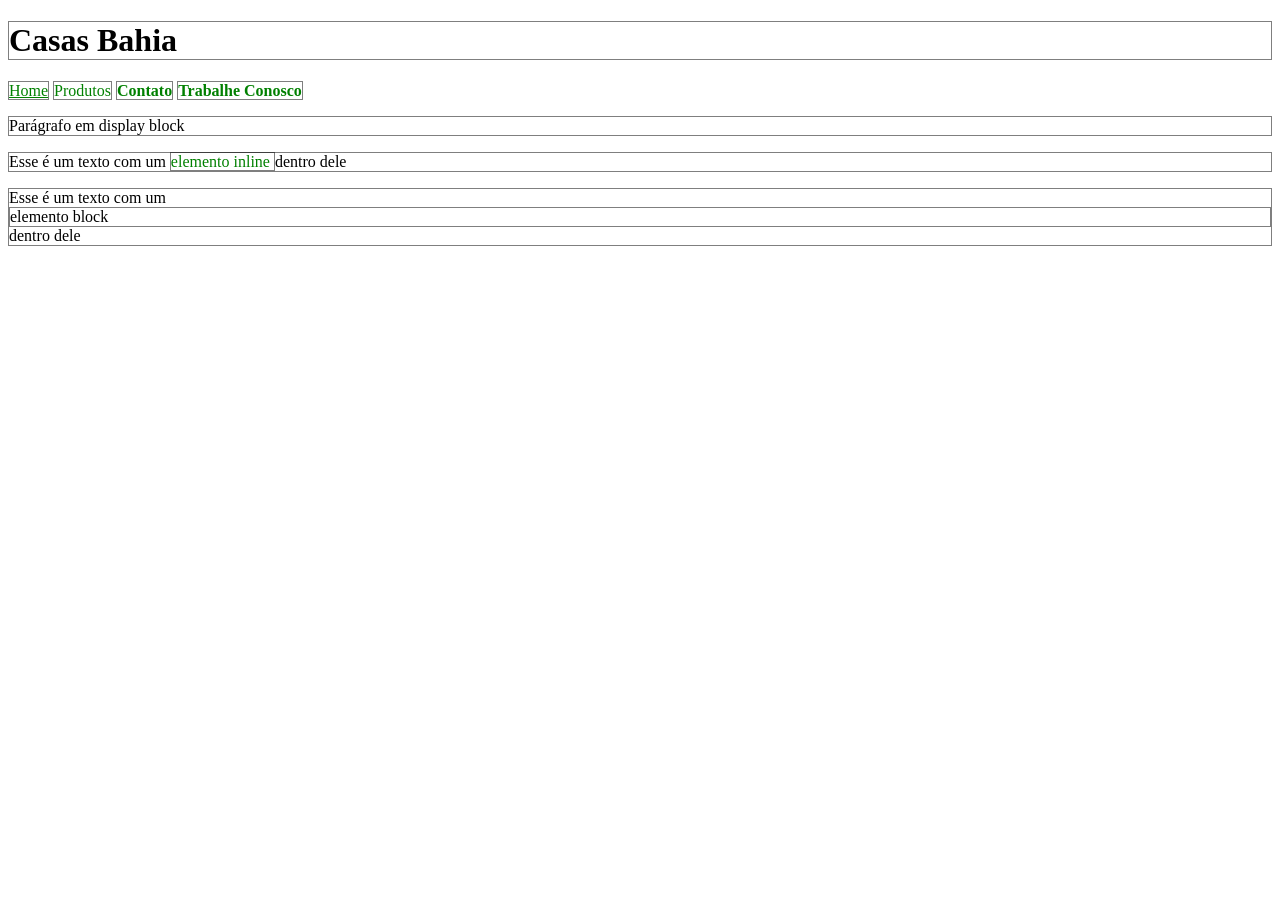
<file: HTML/index.html>
<!DOCTYPE html>
<html lang="pt-br">
<head>
    <meta charset="UTF-8">
    <meta name="viewport" content="width=device-width, initial-scale=1.0">
    <link rel="stylesheet" href="style.css">
    <title>Document</title>
</head>
<body>
    <h1>Casas Bahia</h1>
    <a href="">Home</a> 
    <span>Produtos</span>
    <strong>Contato</strong>
    <strong>Trabalhe Conosco</strong>

<p>Parágrafo em display block</p>
<p>Esse é um texto com um <span>elemento inline </span>dentro dele</p>
<div>Esse é um texto com um<div>elemento block</div>dentro dele</div>

</body>
</html>
</file>
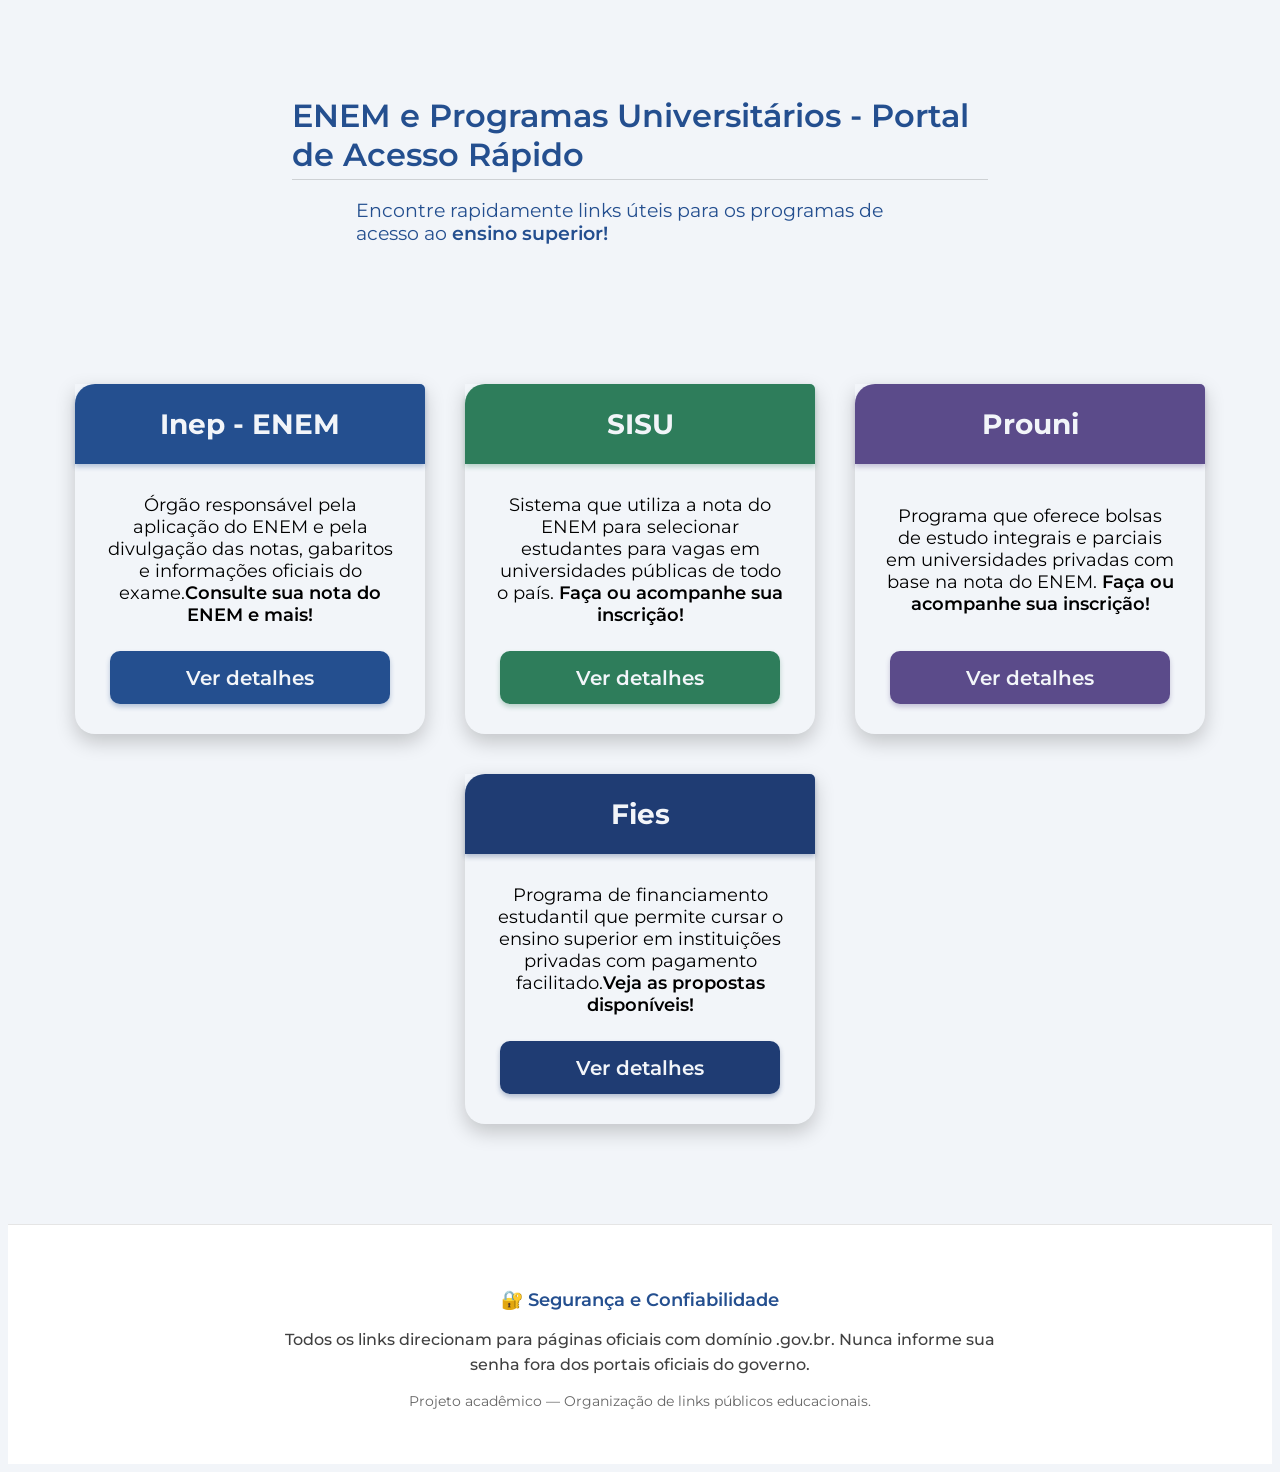
<file: HTML/Portal .gov/index.html>
<!DOCTYPE html>
<html lang="pt-BR">
<head>
	<meta charset="UTF-8">
	<meta name="viewport" content="width=device-width, initial-scale=1.0">
	<link rel="stylesheet" href="style.css">
	<link rel="preconnect" href="https://fonts.googleapis.com">
	<link rel="preconnect" href="https://fonts.gstatic.com" crossorigin>
	<link href="https://fonts.googleapis.com/css2?family=Montserrat:ital,wght@0,100..900;1,100..900&display=swap" rel="stylesheet">
	<title>Portal de Acesso Rápido</title>
</head>
<body>
	<div class="header">
		<h1> ENEM e Programas Universitários - Portal de Acesso Rápido</h1>
	</div>
	<div class="subheader">
		<h3> Encontre rapidamente links úteis para os programas de acesso ao <span>ensino superior!</span></h3>
	</div>

	<div class="divcards"> 
		<div class="cards" ><h2 id="inep">Inep - ENEM</h2> 
			<p>Órgão responsável pela aplicação do ENEM e pela divulgação das notas, gabaritos e informações oficiais do exame.<span>Consulte sua nota do ENEM e mais!</span></p>
			<a class="detalhes" id="butinep" href="inep.html">Ver detalhes</a>
		</div>

		<div class="cards" ><h2 id="sisu">SISU</h2>
			<p>Sistema que utiliza a nota do ENEM para selecionar estudantes para vagas em universidades públicas de todo o país. <span>Faça ou acompanhe sua inscrição!</span></p>
			<a class="detalhes" id="butsisu" href="sisu.html">Ver detalhes</a>
		</div>

		<div class="cards" ><h2 id="prouni">Prouni</h2>	
			<p>Programa que oferece bolsas de estudo integrais e parciais em universidades privadas com base na nota do ENEM. <span>Faça ou acompanhe sua inscrição!</span></p>
			<a class="detalhes" id="butprouni" href="prouni.html">Ver detalhes</a>
		</div>

		<div class="cards" ><h2 id="fies">Fies</h2>
			<p>Programa de financiamento estudantil que permite cursar o ensino superior em instituições privadas com pagamento facilitado.<span>Veja as propostas disponíveis!</span></p>
			<a class="detalhes" id="butfies" href="fies.html">Ver detalhes</a>
		</div>
	</div>

	<footer class="footer">
  <div class="footer-container">
    <h4 class="footer-title">🔐 Segurança e Confiabilidade</h4>
    <p class="footer-text">
      Todos os links direcionam para páginas oficiais com domínio .gov.br.
      Nunca informe sua senha fora dos portais oficiais do governo.
    </p>
    <p class="footer-copy">
      Projeto acadêmico — Organização de links públicos educacionais.
    </p>
  </div>
</footer>
</body>
</html>
</file>
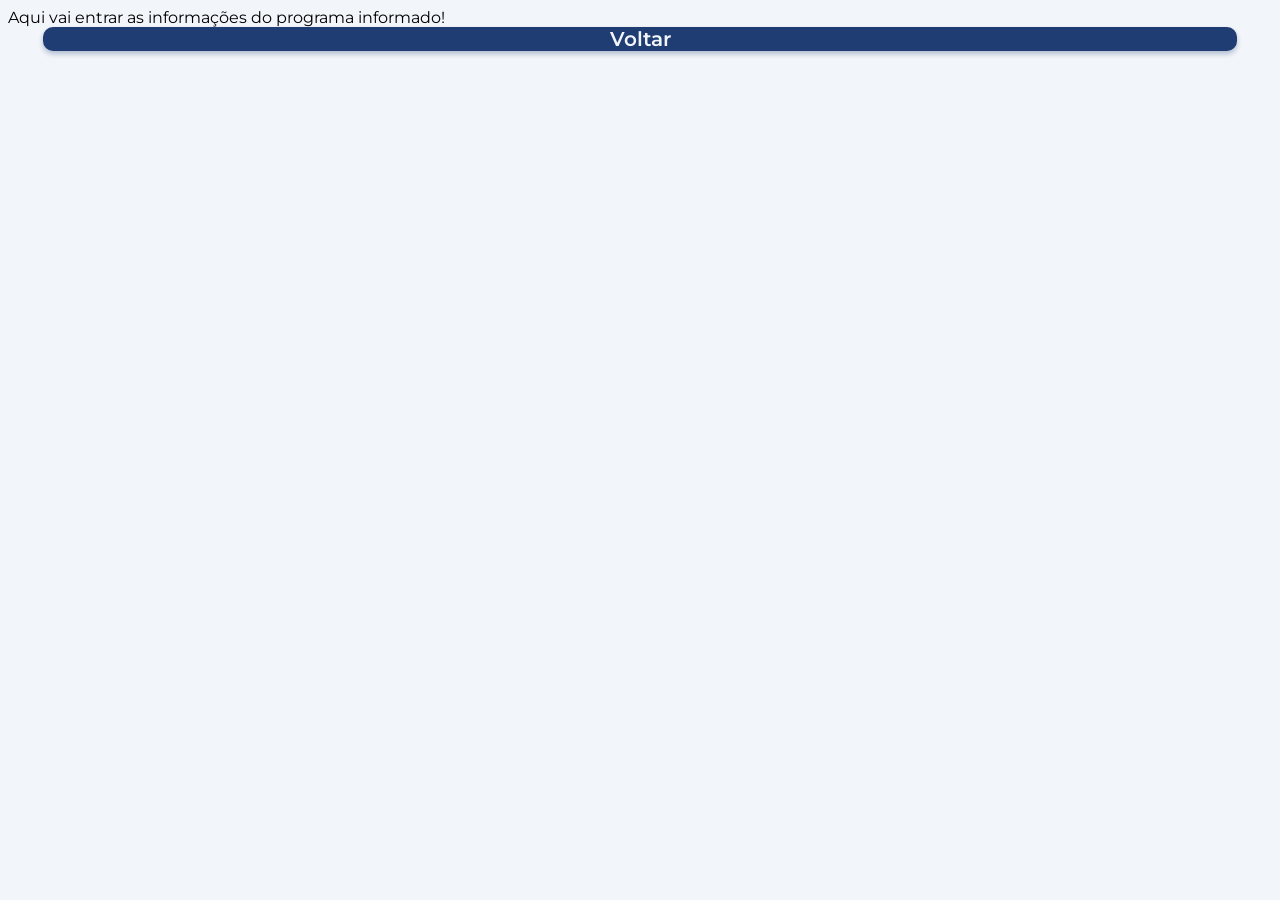
<file: HTML/Portal .gov/fies.html>
<!DOCTYPE html>
<html lang="en">
<head>
    <meta charset="UTF-8">
	<meta name="viewport" content="width=device-width, initial-scale=1.0">
	<link rel="stylesheet" href="style.css">
	<link rel="preconnect" href="https://fonts.googleapis.com">
	<link rel="preconnect" href="https://fonts.gstatic.com" crossorigin>
	<link href="https://fonts.googleapis.com/css2?family=Montserrat:ital,wght@0,100..900;1,100..900&display=swap" rel="stylesheet">
    <title>Fies</title>
</head>
<body>
    Aqui vai entrar as informações do programa informado!
    <a class="detalhes" id="butfies" href="index.html">Voltar</a>
</body>
</html>
</file>
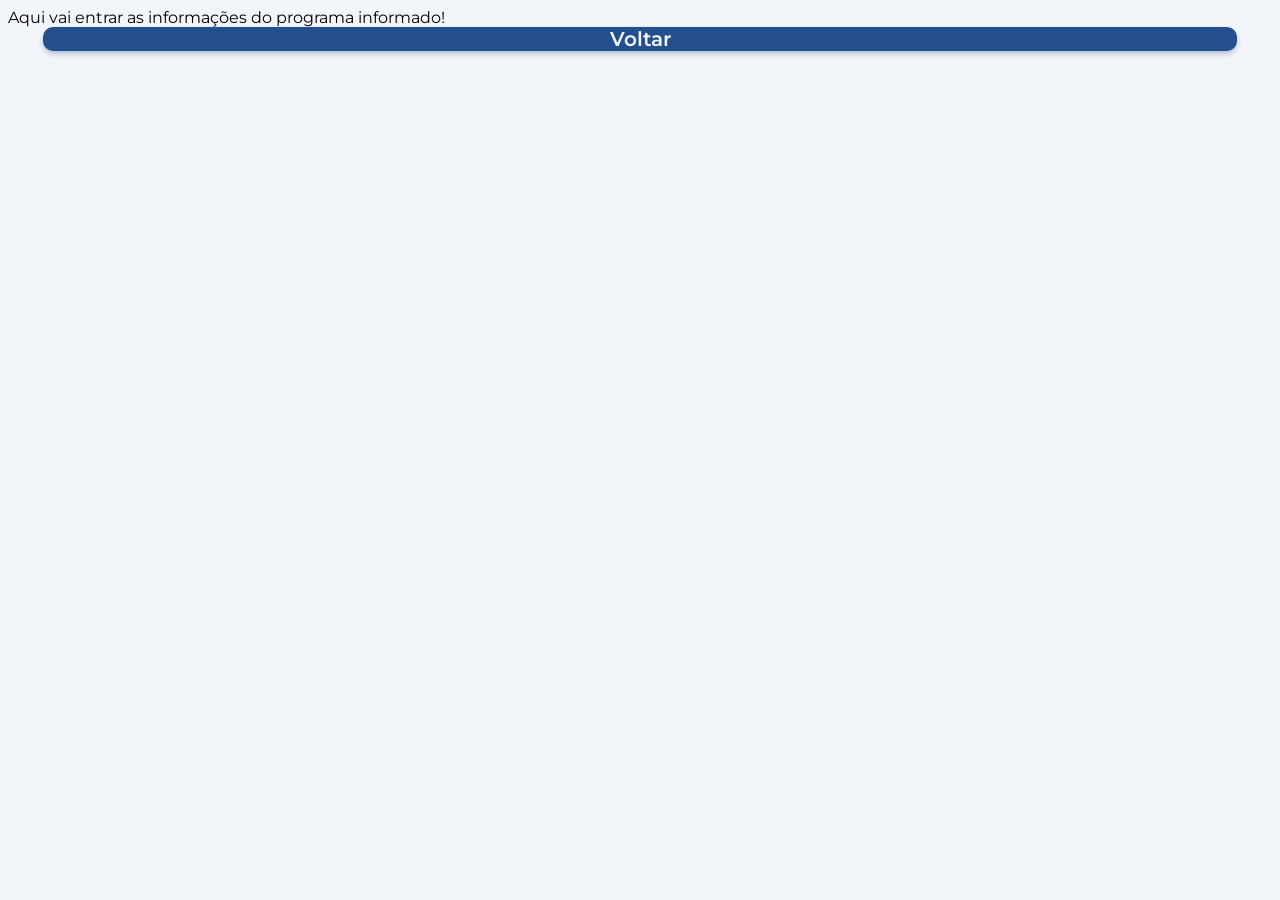
<file: HTML/Portal .gov/inep.html>
<!DOCTYPE html>
<html lang="en">
<head>
    <meta charset="UTF-8">
	<meta name="viewport" content="width=device-width, initial-scale=1.0">
	<link rel="stylesheet" href="style.css">
	<link rel="preconnect" href="https://fonts.googleapis.com">
	<link rel="preconnect" href="https://fonts.gstatic.com" crossorigin>
	<link href="https://fonts.googleapis.com/css2?family=Montserrat:ital,wght@0,100..900;1,100..900&display=swap" rel="stylesheet">
    <title>Inep - ENEM</title>
</head>
<body>
    Aqui vai entrar as informações do programa informado!
    <a class="detalhes" id="butinep" href="index.html">Voltar</a>
</body>
</html>
</file>
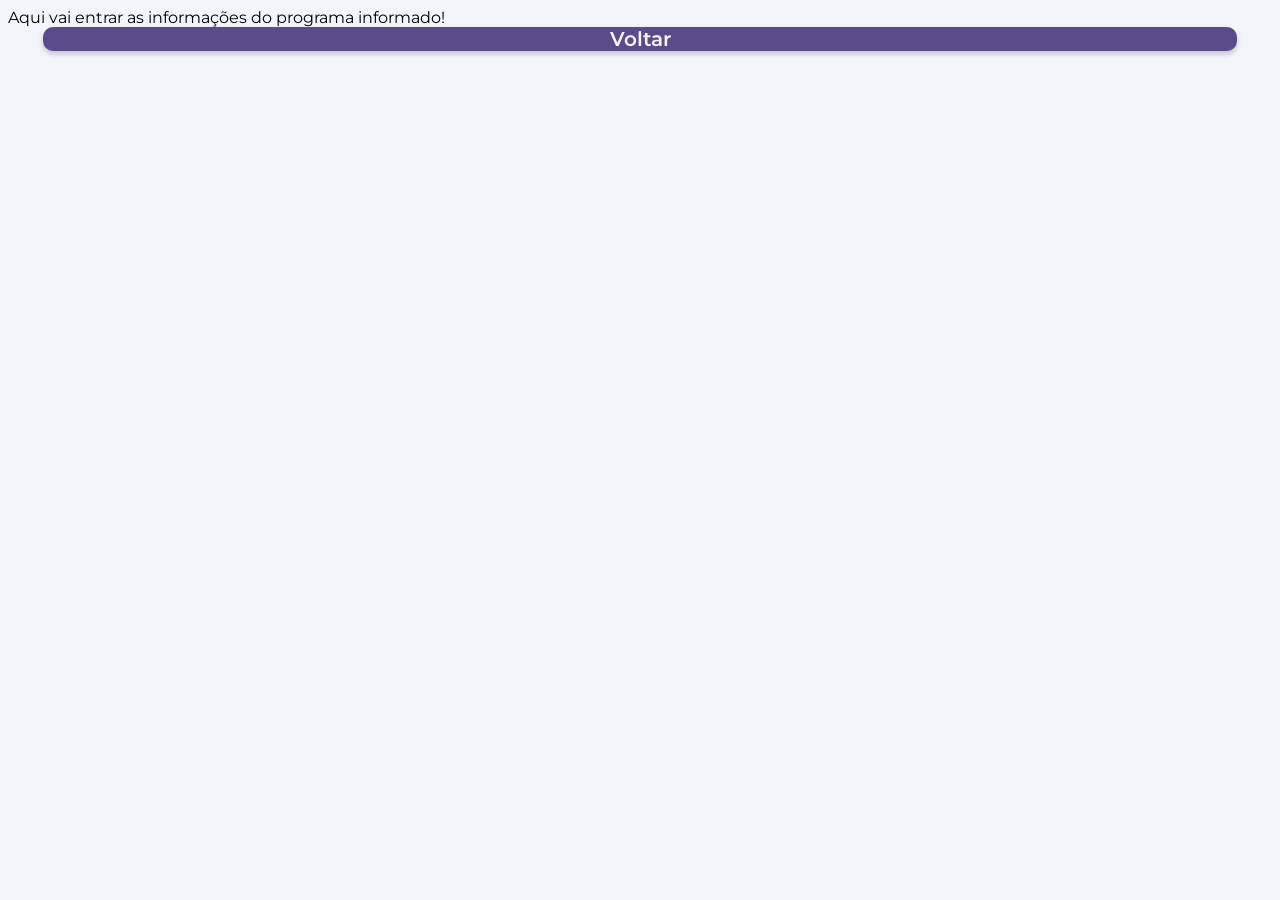
<file: HTML/Portal .gov/prouni.html>
<!DOCTYPE html>
<html lang="en">
<head>
    <meta charset="UTF-8">
	<meta name="viewport" content="width=device-width, initial-scale=1.0">
	<link rel="stylesheet" href="style.css">
	<link rel="preconnect" href="https://fonts.googleapis.com">
	<link rel="preconnect" href="https://fonts.gstatic.com" crossorigin>
	<link href="https://fonts.googleapis.com/css2?family=Montserrat:ital,wght@0,100..900;1,100..900&display=swap" rel="stylesheet">
    <title>Prouni</title>
</head>
<body>
    Aqui vai entrar as informações do programa informado!
    <a class="detalhes" id="butprouni" href="index.html">Voltar</a>
</body>
</html>
</file>
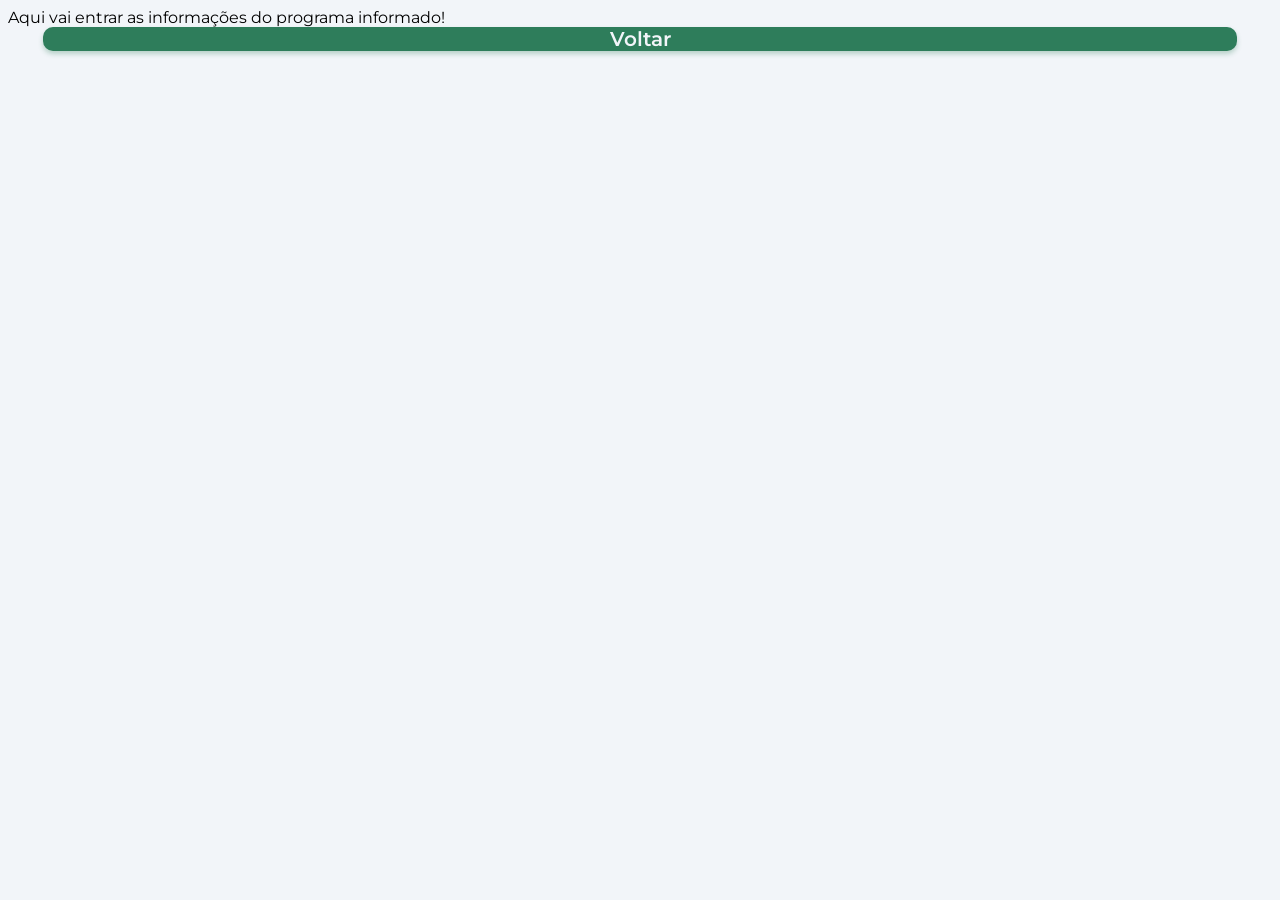
<file: HTML/Portal .gov/sisu.html>
<!DOCTYPE html>
<html lang="en">
<head>
    <meta charset="UTF-8">
	<meta name="viewport" content="width=device-width, initial-scale=1.0">
	<link rel="stylesheet" href="style.css">
	<link rel="preconnect" href="https://fonts.googleapis.com">
	<link rel="preconnect" href="https://fonts.gstatic.com" crossorigin>
	<link href="https://fonts.googleapis.com/css2?family=Montserrat:ital,wght@0,100..900;1,100..900&display=swap" rel="stylesheet">
    <title>Sisu</title>
</head>
<body>
    Aqui vai entrar as informações do programa informado!
    <a class="detalhes" id="butsisu" href="index.html">Voltar</a>
</body>
</html>
</file>
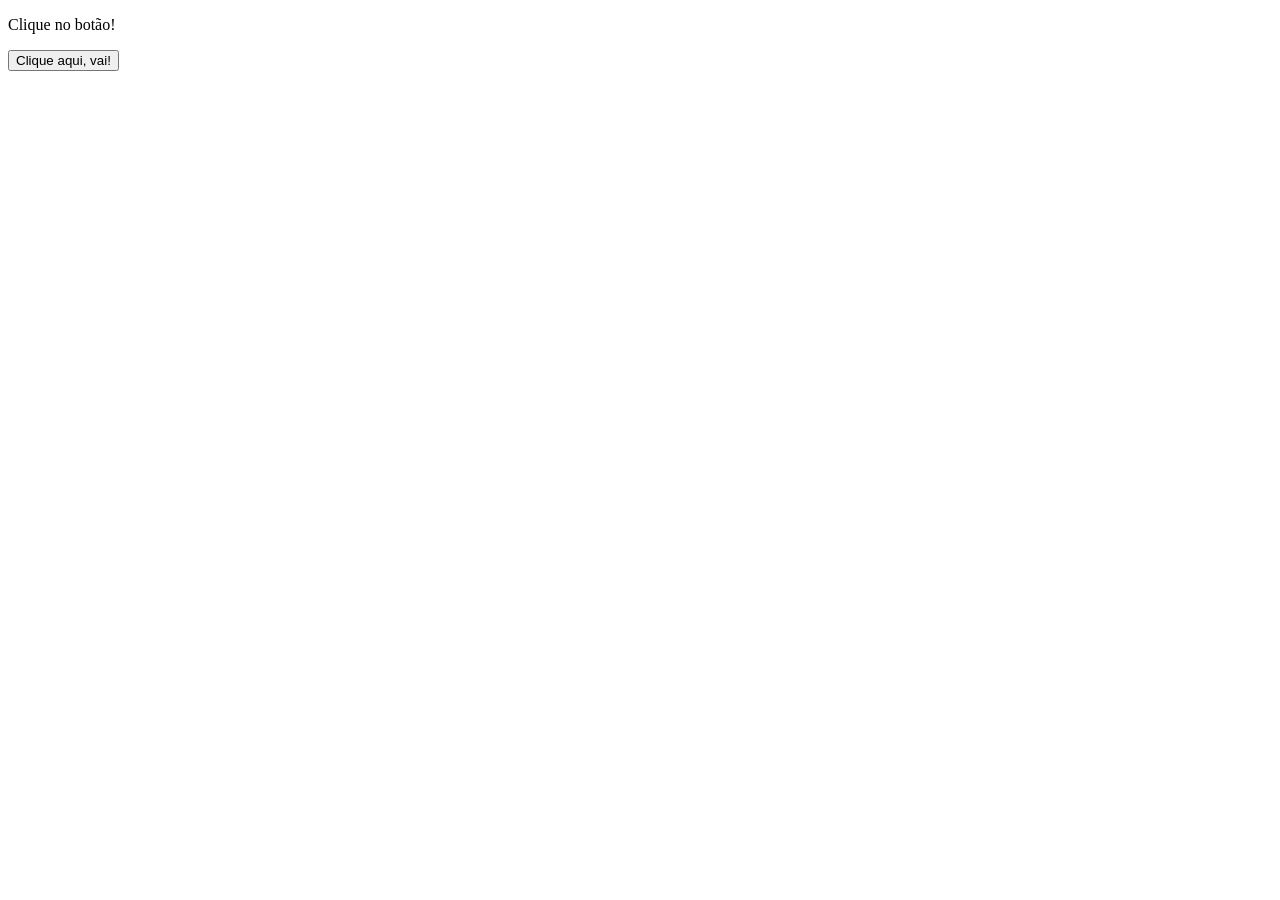
<file: JavaScript/Exercícios/Desafio 01/desafio01.html>
<!DOCTYPE html>
<html lang="pt-BR">

<heade>
	<meta charset="UTF-8">
	<title>Desafio 01</title>
</heade>

<body>
	<p id="mensagem"> Clique no botão!</p>
	<button id="botao">Clique aqui, vai!</button>

<script src="desafio01.js"></script>
</body>

</html>
</file>
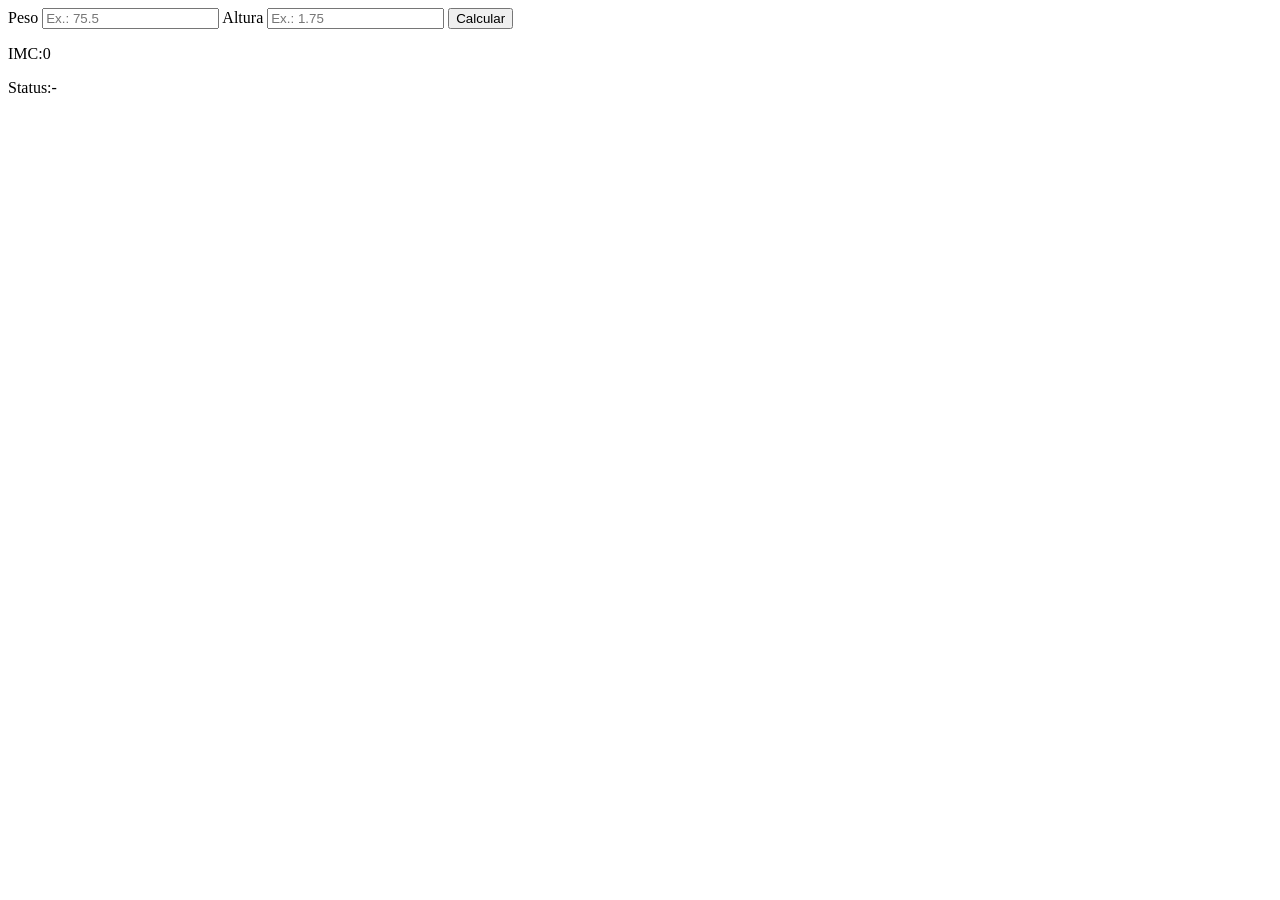
<file: JavaScript/Exercícios/Desafio 03/desaio03.html>
<!DOCTYPE html>
<html lang="pt-BR">
<head>
    <meta charset="UTF-8">
    <meta name="viewport" content="width=device-width, initial-scale=1.0">
    <title>Desafio 03</title>
</head>
<body>

    Peso <input type="number" id="peso" placeholder="Ex.: 75.5">
    Altura <input type="number" id="altura" placeholder="Ex.: 1.75">
    <button id="botao">Calcular</button>
    <p>IMC:<span id="imc">0</span></p>
    <p>Status:<span id="status">-</span></p>

    <script src="desafio03.js"></script>
</body>
</html>
</file>
<file: HTML/style.css>
a, span, strong {
    color: green;
    border: 1px solid rgba(0,0,0,0.5)
    
    
}
h1, div, p{
    border: 1px solid rgba(0,0,0,0.5);
}
</file>
<file: HTML/Portal .gov/style.css>
body {
    font-family: "Montserrat", sans-serif;
    background: #F2F5F9;
}

.header {
    display:flex;
    justify-content: center;
    border-bottom: 1px solid rgba(0, 0, 0, 0.15);
    color: #244F8F;
    width: 55%;
    margin: 0 auto;
    margin-top: 75px;
}

.header h1{
    font-weight: 600;
    margin-bottom: 5px;
}

.subheader {
    display:flex;
    justify-content: center;
    color: #244F8F;
    width: 45%;
    margin: 0 auto;
}

.subheader h3{
    font-weight: 400;
}

.subheader  span{
    font-weight: 600;
}

.divcards {
    display: flex;
    justify-content: center;
    margin-top: 100px;
    flex-wrap: wrap;
    
        
}

.cards {
    display: flex;
    flex-direction: column;
    justify-content: space-between;
    border-radius: 0px 0px 20px 20px;
    margin: 20px;
    text-align: center;
    width: 350px;
    min-height: 350px;
    box-shadow: 0px 8px 20px 0px rgba(0, 0, 0, 0.2);
    transition: 0.3s ease;

        
}

.cards h2{
    display: flex;
    justify-content: center;
    align-items: center;
    margin: 0px;
    padding: 10px;
    background: rgb(0, 255, 85);
    color: #F2F5F9;
    height: 60px;
    border-radius: 20px 5px 0px 0px;
    font-size: 28px;
    
}

#inep {
    background: #244F8F;
    box-shadow: 0px 3px 5px 0px rgba(36, 79, 143, 0.3);
}

#sisu {
    background: #2E7D5B;
    box-shadow: 0px 3px 5px 0px rgba(46, 125, 91, 0.3);
}

#prouni {
    background: rgb(91, 75, 138);
    box-shadow: 0px 3px 5px 0px rgba(91, 75, 138, 0.3);
}

#fies {
    background: rgb(31, 60, 115);
    box-shadow: 0px 3px 5px 0px rgba(31, 60, 115, 0.3);
}

.cards p {
    font-size: 18px;
    font-weight: 400;
    text-align: center;
    margin: 15px;
    margin-top: 20px;
    padding: 0px 15px;
}

.cards span {
    font-weight: 600;
    text-align: left;
}

.cards:hover{
    transform: translateY(-5px);
}

.detalhes {
    display: flex;
    justify-content: center;
    align-items: center;
    margin: 0px 35px 30px 35px;
    height: 15%;
    border-radius: 10px;
    color: #F2F5F9;
    font-size: 20px;
    font-weight: 600;
    text-decoration: none;
    transition: 0.2s ease;
}

.detalhes:hover{
    transform: translateY(-2px);
}


#det {
margin-left: 15px;
}

#butinep {
    background: #244F8F;
    box-shadow: 0px 3px 5px 0px rgba(36, 79, 143, 0.3);
}

#butsisu {
    background: #2E7D5B;
    box-shadow: 0px 3px 5px 0px rgba(46, 125, 91, 0.3);
}

#butprouni {
    background: rgb(91, 75, 138);
    box-shadow: 0px 3px 5px 0px rgba(91, 75, 138, 0.3);
}

#butfies {
    background: rgb(31, 60, 115);
    box-shadow: 0px 3px 5px 0px rgba(31, 60, 115, 0.3);
}

.footer {
  margin-top: 80px;
  padding: 40px 0;
  border-top: 1px solid rgba(0, 0, 0, 0.1);
  background-color: #ffffff;
}

.footer-container {
  width: 60%;
  margin: 0 auto;
  text-align: center;
}

.footer-title {
  font-family: "Montserrat", sans-serif;
  font-weight: 600;
  font-size: 18px;
  color: #244F8F;
  margin-bottom: 12px;
}

.footer-text {
  font-family: "Montserrat", sans-serif;
  font-weight: 500;
  font-size: 16px;
  color: rgba(0, 0, 0, 0.75);
  margin-bottom: 8px;
  line-height: 1.6;
}

.footer-copy {
  font-family: "Montserrat", sans-serif;
  font-weight: 400;
  font-size: 14px;
  color: rgba(0, 0, 0, 0.6);
}
</file>
